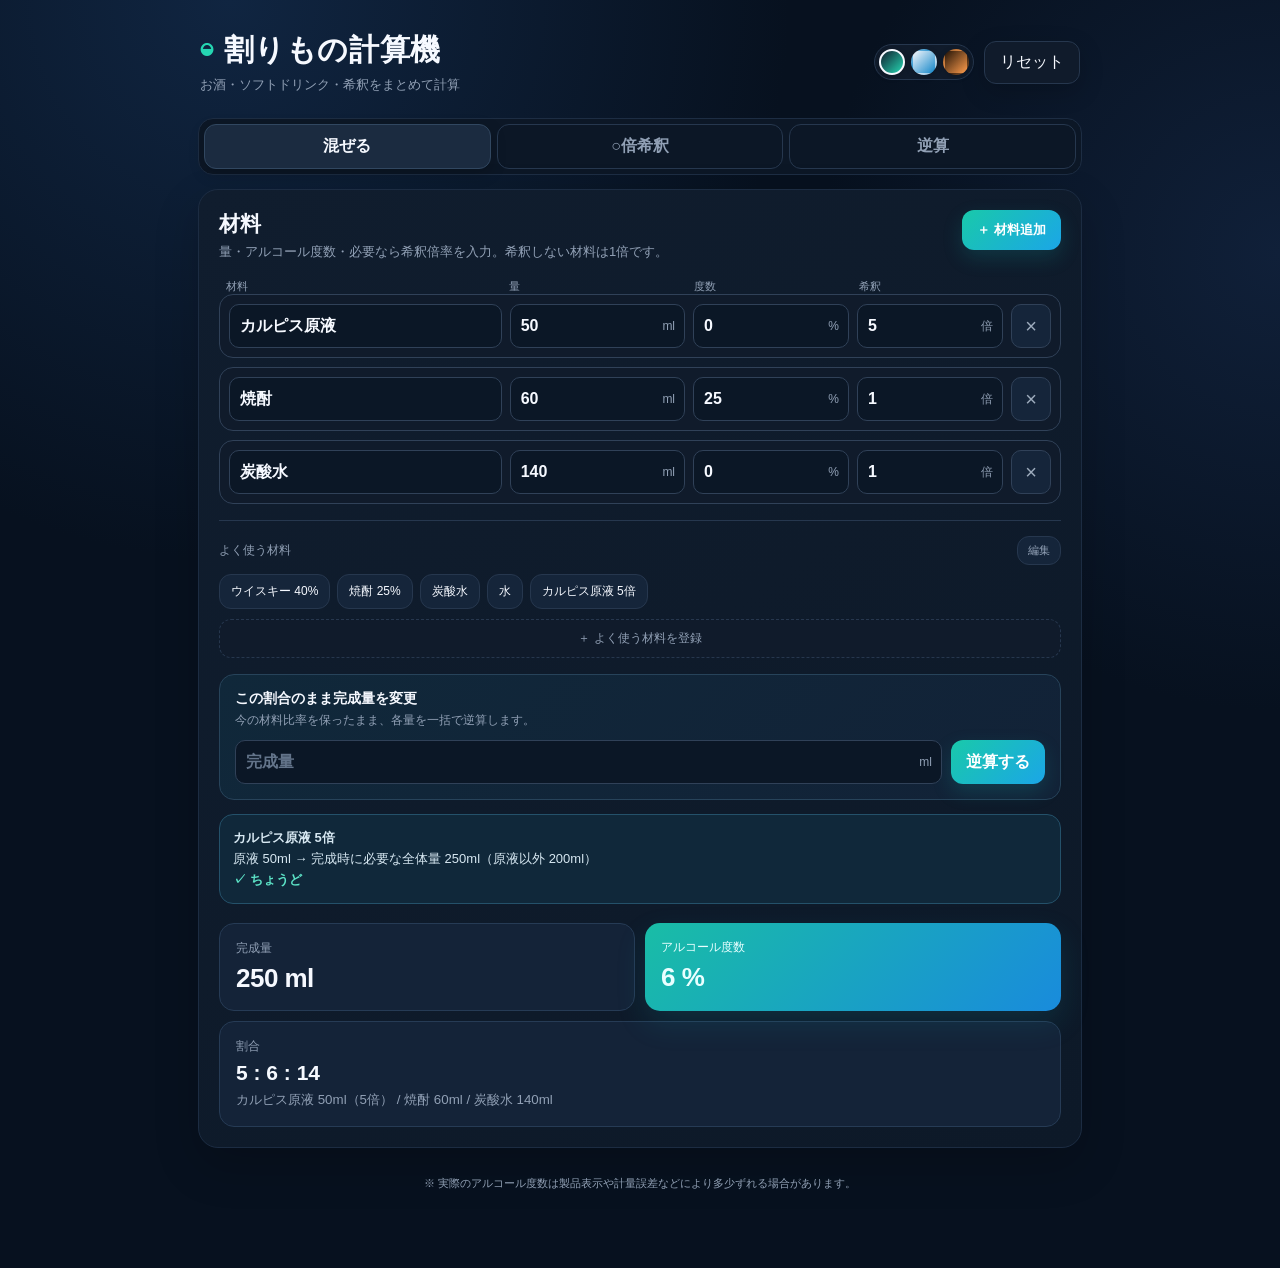
<file: index.html>
<!doctype html>
<html lang="ja">
<head>
  <meta charset="utf-8" />
  <meta name="viewport" content="width=device-width, initial-scale=1, viewport-fit=cover" />
  <meta name="theme-color" content="#07111f" id="themeColorMeta" />
  <title>割りもの計算機</title>
  <link rel="manifest" href="manifest.webmanifest">
  <link rel="stylesheet" href="style.css" />
  <script>try{document.documentElement.setAttribute('data-theme',localStorage.getItem('warimono-theme-v1')||'dark')}catch(e){}</script>
</head>
<body>
  <main class="app">
    <header class="hero">
      <div><h1>割りもの計算機</h1><p>お酒・ソフトドリンク・希釈をまとめて計算</p></div>
      <div class="hero-actions">
        <div id="themeSwitch" class="theme-switch" role="group" aria-label="デザイン切り替え">
          <button type="button" class="theme-dot" data-theme-btn="dark" title="ダーク" aria-label="ダークテーマ"></button>
          <button type="button" class="theme-dot" data-theme-btn="light" title="ライト" aria-label="ライトテーマ"></button>
          <button type="button" class="theme-dot" data-theme-btn="amber" title="アンバー" aria-label="アンバーテーマ"></button>
        </div>
        <button id="resetBtn" class="ghost">リセット</button>
      </div>
    </header>

    <section class="tabs" role="tablist">
      <button class="tab active" data-tab="mix">混ぜる</button>
      <button class="tab" data-tab="dilute">○倍希釈</button>
      <button class="tab" data-tab="reverse">逆算</button>
    </section>

    <section id="mix" class="panel active">
      <div class="section-head"><div><h2>材料</h2><p>量・アルコール度数・必要なら希釈倍率を入力。希釈しない材料は1倍です。</p></div><button id="addRowBtn" class="primary small">＋ 材料追加</button></div>
      <div class="mix-head"><span>材料</span><span>量</span><span>度数</span><span>希釈</span><span></span></div>
      <div id="mixRows" class="rows"></div>

      <div class="quick-add">
        <div class="quick-title"><span>よく使う材料</span><button id="manageFavoritesBtn" class="mini-btn">編集</button></div>
        <div id="favoriteChips" class="chips"></div>
        <button id="addFavoriteBtn" class="favorite-add">＋ よく使う材料を登録</button>
      </div>

      <div class="scale-box"><div><strong>この割合のまま完成量を変更</strong><small>今の材料比率を保ったまま、各量を一括で逆算します。</small></div><div class="scale-controls"><div class="input-unit"><input id="mixTargetTotal" type="number" inputmode="decimal" min="0" step="1" placeholder="完成量"><span>ml</span></div><button id="scaleMixBtn" class="primary">逆算する</button></div><div id="scaleWarning" class="warning hidden"></div></div>
      <div id="dilutionGuide" class="guide hidden"></div>
      <div class="result-grid"><div class="result-card"><span>完成量</span><strong id="mixTotal">0 ml</strong></div><div class="result-card accent"><span>アルコール度数</span><strong id="mixAbv">0 %</strong></div></div>
      <div class="ratio-card"><span>割合</span><strong id="mixRatio">—</strong><small id="mixBreakdown">材料を入力すると表示されます</small></div>
    </section>

    <section id="dilute" class="panel">
      <h2>○倍希釈</h2><p class="muted">例：カルピス5倍なら、原液1に対して水・炭酸水など4です。</p>
      <div class="form-grid"><label>完成量<div class="input-unit"><input id="diluteTotal" type="number" inputmode="decimal" min="0" step="1" value="500"><span>ml</span></div></label><label>希釈倍率<div class="input-unit"><input id="diluteFactor" type="number" inputmode="decimal" min="1" step="0.1" value="5"><span>倍</span></div></label></div>
      <div id="diluteWarning" class="warning hidden"></div>
      <div class="result-grid"><div class="result-card"><span>原液</span><strong id="diluteBase">100 ml</strong></div><div class="result-card"><span>水・炭酸水など</span><strong id="diluteMixer">400 ml</strong></div></div>
      <div class="ratio-card"><span>割合</span><strong id="diluteRatio">1 : 4</strong></div>
    </section>

    <section id="reverse" class="panel">
      <h2>完成後の濃度から逆算</h2><p class="muted">例：40%のウイスキーで500ml・5%のハイボールを作る。</p>
      <div class="form-grid"><label>お酒の度数<div class="input-unit"><input id="reverseSourceAbv" type="number" inputmode="decimal" min="0" max="100" step="0.1" value="40"><span>%</span></div></label><label>目標の度数<div class="input-unit"><input id="reverseTargetAbv" type="number" inputmode="decimal" min="0" max="100" step="0.1" value="5"><span>%</span></div></label><label class="wide">完成量<div class="input-unit"><input id="reverseTotal" type="number" inputmode="decimal" min="0" step="1" value="500"><span>ml</span></div></label></div>
      <div id="reverseWarning" class="warning hidden"></div>
      <div class="result-grid"><div class="result-card accent"><span>お酒</span><strong id="reverseSpirit">62.5 ml</strong></div><div class="result-card"><span>割り材</span><strong id="reverseMixer">437.5 ml</strong></div></div>
      <div class="ratio-card"><span>割合</span><strong id="reverseRatio">1 : 7</strong><small>割り材はアルコール0%として計算</small></div>
    </section>

    <footer><p>※ 実際のアルコール度数は製品表示や計量誤差などにより多少ずれる場合があります。</p></footer>
  </main>

  <div id="favoriteModal" class="modal hidden" aria-hidden="true">
    <div class="modal-card">
      <div class="modal-head"><div><h3 id="favoriteModalTitle">よく使う材料を登録</h3><p>この端末に保存されます。</p></div><button id="closeFavoriteModal" class="icon-btn">×</button></div>
      <div class="favorite-form">
        <label>材料名<input id="favoriteName" type="text" placeholder="例：いいちこ"></label>
        <label>アルコール度数<div class="input-unit"><input id="favoriteAbv" type="number" inputmode="decimal" min="0" max="100" step="0.1" value="0"><span>%</span></div></label>
        <label>希釈倍率<div class="input-unit"><input id="favoriteDilution" type="number" inputmode="decimal" min="1" step="0.1" value="1"><span>倍</span></div></label>
      </div>
      <input id="favoriteEditIndex" type="hidden" value="">
      <div id="favoriteFormWarning" class="warning hidden"></div>
      <button id="saveFavoriteBtn" class="primary full">保存</button>
    </div>
  </div>

  <div id="favoriteManager" class="modal hidden" aria-hidden="true">
    <div class="modal-card manager-card">
      <div class="modal-head"><div><h3>よく使う材料を編集</h3><p>登録内容はこの端末だけに保存されます。</p></div><button id="closeFavoriteManager" class="icon-btn">×</button></div>
      <div id="favoriteManagerList" class="favorite-manager-list"></div>
      <button id="managerAddBtn" class="favorite-add">＋ 新しく登録</button>
    </div>
  </div>

  <template id="rowTemplate"><div class="mix-row"><input class="name" type="text" placeholder="材料名"><div class="input-unit"><input class="amount" type="number" inputmode="decimal" min="0" step="1" placeholder="量"><span>ml</span></div><div class="input-unit"><input class="abv" type="number" inputmode="decimal" min="0" max="100" step="0.1" placeholder="度数"><span>%</span></div><div class="input-unit dilution-unit"><input class="dilution" type="number" inputmode="decimal" min="1" step="0.1" value="1" placeholder="1"><span>倍</span></div><button class="delete" title="削除">×</button></div></template>
  <script src="app.js"></script>
</body>
</html>
</file>
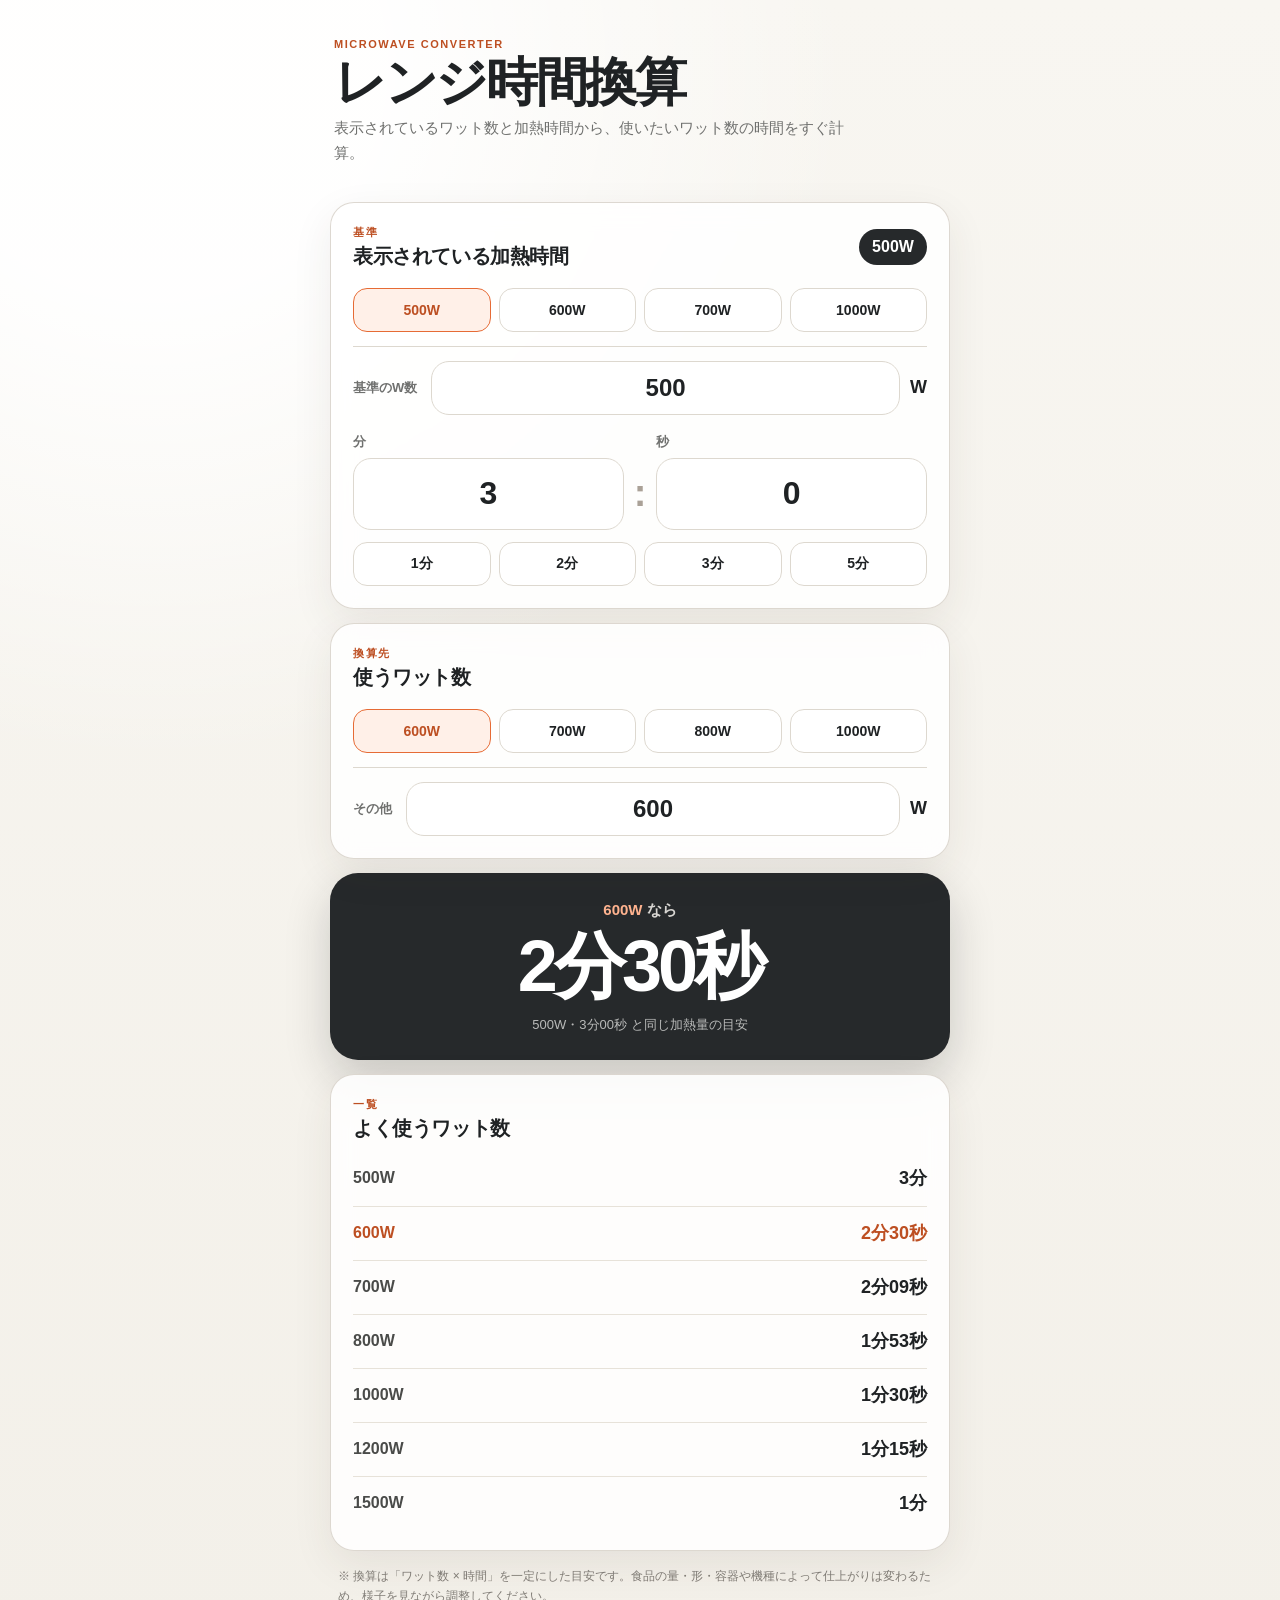
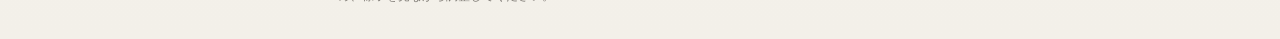
<file: microwave/index.html>
<!doctype html>
<html lang="ja">
<head>
  <meta charset="utf-8" />
  <meta name="viewport" content="width=device-width,initial-scale=1,viewport-fit=cover" />
  <meta name="theme-color" content="#f7f5f0" />
  <meta name="description" content="500Wを初期値に、電子レンジの基準ワット数と使用するワット数を選んで加熱時間を簡単換算するWebアプリ" />
  <title>レンジ時間換算</title>
  <link rel="stylesheet" href="style.css" />
</head>
<body>
  <main class="app-shell">
    <header class="hero">
      <div class="eyebrow">MICROWAVE CONVERTER</div>
      <h1>レンジ時間換算</h1>
      <p>表示されているワット数と加熱時間から、使いたいワット数の時間をすぐ計算。</p>
    </header>

    <section class="card source-card" aria-labelledby="source-heading">
      <div class="section-head">
        <div>
          <p class="kicker">基準</p>
          <h2 id="source-heading">表示されている加熱時間</h2>
        </div>
        <span class="watt-badge" id="sourceWattBadge">500W</span>
      </div>

      <div class="watt-buttons" id="sourceWattButtons" aria-label="基準ワット数のクイック選択">
        <button type="button" data-source-watt="500" class="active" aria-pressed="true">500W</button>
        <button type="button" data-source-watt="600" aria-pressed="false">600W</button>
        <button type="button" data-source-watt="700" aria-pressed="false">700W</button>
        <button type="button" data-source-watt="1000" aria-pressed="false">1000W</button>
      </div>

      <label class="custom-watt source-watt">
        <span>基準のW数</span>
        <div class="custom-watt-input">
          <input id="sourceWatt" type="text" inputmode="numeric" pattern="[0-9]*" maxlength="4" value="500" aria-label="基準ワット数" />
          <strong>W</strong>
        </div>
      </label>

      <div class="time-inputs">
        <label class="number-field">
          <span>分</span>
          <input id="minutes" type="text" inputmode="numeric" pattern="[0-9]*" maxlength="3" value="3" aria-label="基準の分" />
        </label>
        <div class="time-separator">:</div>
        <label class="number-field">
          <span>秒</span>
          <input id="seconds" type="text" inputmode="numeric" pattern="[0-9]*" maxlength="2" value="0" aria-label="基準の秒" />
        </label>
      </div>

      <div class="quick-times" aria-label="時間のクイック入力">
        <button type="button" data-time="60">1分</button>
        <button type="button" data-time="120">2分</button>
        <button type="button" data-time="180">3分</button>
        <button type="button" data-time="300">5分</button>
      </div>
    </section>

    <section class="card target-card" aria-labelledby="target-heading">
      <div class="section-head">
        <div>
          <p class="kicker">換算先</p>
          <h2 id="target-heading">使うワット数</h2>
        </div>
      </div>

      <div class="watt-buttons" id="wattButtons" aria-label="ワット数のクイック選択">
        <button type="button" data-watt="600" class="active">600W</button>
        <button type="button" data-watt="700">700W</button>
        <button type="button" data-watt="800">800W</button>
        <button type="button" data-watt="1000">1000W</button>
      </div>

      <label class="custom-watt">
        <span>その他</span>
        <div class="custom-watt-input">
          <input id="targetWatt" type="text" inputmode="numeric" pattern="[0-9]*" maxlength="4" value="600" aria-label="換算先ワット数" />
          <strong>W</strong>
        </div>
      </label>
    </section>

    <section class="result-card" aria-live="polite" aria-atomic="true">
      <p class="result-label"><span id="resultWatt">600W</span> なら</p>
      <div class="result-time" id="resultTime">2分30秒</div>
      <p class="result-sub" id="resultSub">500W・3分00秒 と同じ加熱量の目安</p>
    </section>

    <section class="card compare-card" aria-labelledby="compare-heading">
      <div class="section-head compact">
        <div>
          <p class="kicker">一覧</p>
          <h2 id="compare-heading">よく使うワット数</h2>
        </div>
      </div>
      <div class="comparison-list" id="comparisonList"></div>
    </section>

    <p class="notice">※ 換算は「ワット数 × 時間」を一定にした目安です。食品の量・形・容器や機種によって仕上がりは変わるため、様子を見ながら調整してください。</p>
  </main>

  <script src="app.js"></script>
</body>
</html>
</file>
<file: style.css>
*{box-sizing:border-box}
:root{
  font-family:-apple-system,BlinkMacSystemFont,"Segoe UI","Hiragino Sans","Yu Gothic UI",Meiryo,sans-serif;
  --bg:#07111f;--glow1:#102541;--glow2:#102039;
  --text:#f6f9ff;--muted:#91a0b5;
  --line:#26374e;
  --panel1:#101d2e;--panel2:#0d1928;--panel-border:#1c2c42;
  --surface:#101b2b;--surface-strong:#15253a;--surface-border:#304158;
  --tabs-bg:#0c1726;--tabs-border:#1d2d43;--tab-active-bg:#1b2b40;--tab-active-border:#314760;
  --input-bg:#0b1726;--input-border:#304158;--placeholder:#63748a;
  --focus-border:#25c7b1;--focus-bg:#0d1b2c;--focus-ring:#25d6b217;
  --row-focus-border:#3c7894;--row-focus-ring:#22c8b511;
  --accent1:#25d6b2;--accent2:#29a9f3;--accent1-strong:#19c9aa;--accent2-strong:#1ba6e7;
  --on-accent:#ffffff;--btn-shadow:#10bdb52b;
  --card-bg:#142338;--card-border:#263b55;
  --accent-card-1:#19bda6;--accent-card-2:#198bdc;--accent-card-shadow:#159fb126;--accent-card-text:#e9ffff;
  --warning-bg:#3c3218;--warning-border:#7b6422;--warning-text:#ffe49a;
  --overlay:#020712cc;
  --modal1:#122136;--modal2:#0c1726;--modal-border:#2b405b;
  --danger-text:#ffb6b6;--danger-border:#5e3744;
  --shadow:#00000030;
  --guide-bg:#10283a;--guide-border:#24516a;--guide-text:#d7e8f2;--guide-accent:#5ce2c6;--guide-divider:#244057;
  --scale1:#10283a;--scale2:#122237;--scale-border:#27435a;
  --delete-color:#9eacbd;--delete-hover:#65778c;--icon-color:#a9b7c8;
}
:root[data-theme="light"]{
  --bg:#f4f6fb;--glow1:#e3edfb;--glow2:#eaf7f3;
  --text:#182430;--muted:#5b6b80;
  --line:#dbe3ee;
  --panel1:#ffffff;--panel2:#f4f8fc;--panel-border:#e1e8f1;
  --surface:#eef2f8;--surface-strong:#e5ebf4;--surface-border:#cdd8e6;
  --tabs-bg:#e9eef6;--tabs-border:#dbe3ee;--tab-active-bg:#ffffff;--tab-active-border:#c7d4e6;
  --input-bg:#ffffff;--input-border:#cad5e3;--placeholder:#93a1b3;
  --focus-border:#1ba6e7;--focus-bg:#ffffff;--focus-ring:#1ba6e733;
  --row-focus-border:#4fb8d6;--row-focus-ring:#1ba6e722;
  --accent1:#0fae8f;--accent2:#1487c9;--accent1-strong:#12b79a;--accent2-strong:#1594d6;
  --on-accent:#ffffff;--btn-shadow:#0fae8f33;
  --card-bg:#ffffff;--card-border:#e1e8f1;
  --accent-card-1:#12b79a;--accent-card-2:#1594d6;--accent-card-shadow:#1594d626;--accent-card-text:#ffffff;
  --warning-bg:#fff3d6;--warning-border:#f0cf7c;--warning-text:#8a6a13;
  --overlay:#1b2635cc;
  --modal1:#ffffff;--modal2:#f5f8fc;--modal-border:#dfe7f1;
  --danger-text:#c0405a;--danger-border:#f0c3ce;
  --shadow:#1b263517;
  --guide-bg:#eaf6f8;--guide-border:#bfe3ea;--guide-text:#0f3a45;--guide-accent:#0f9a82;--guide-divider:#cfe9ec;
  --scale1:#eaf6f8;--scale2:#e7f0fb;--scale-border:#bcdcea;
  --delete-color:#7c8ba0;--delete-hover:#43536a;--icon-color:#5b6b80;
}
:root[data-theme="amber"]{
  --bg:#160d07;--glow1:#3a1f10;--glow2:#2c150a;
  --text:#fbeee0;--muted:#c9a488;
  --line:#4a2c1a;
  --panel1:#241407;--panel2:#1c0f06;--panel-border:#3a2210;
  --surface:#241507;--surface-strong:#331c0c;--surface-border:#5a3417;
  --tabs-bg:#1d1006;--tabs-border:#3a2210;--tab-active-bg:#3a2110;--tab-active-border:#6b3f1c;
  --input-bg:#1a0f06;--input-border:#5a3417;--placeholder:#9c7a5c;
  --focus-border:#ff9d4d;--focus-bg:#20120a;--focus-ring:#ff9d4d22;
  --row-focus-border:#ff8a4d;--row-focus-ring:#ff9d4d1f;
  --accent1:#ffb35c;--accent2:#ff6f4d;--accent1-strong:#ffab3d;--accent2-strong:#ff5f3d;
  --on-accent:#2a1204;--btn-shadow:#ff6f4d33;
  --card-bg:#2a1608;--card-border:#4a2c14;
  --accent-card-1:#ffab3d;--accent-card-2:#ff5f3d;--accent-card-shadow:#ff6f4d33;--accent-card-text:#2a1204;
  --warning-bg:#3a2a10;--warning-border:#7a5a1f;--warning-text:#ffdf9e;
  --overlay:#0d0603cc;
  --modal1:#2a1608;--modal2:#1c0f06;--modal-border:#4a2c14;
  --danger-text:#ff9d9d;--danger-border:#6a2f2f;
  --shadow:#00000040;
  --guide-bg:#2a1a0a;--guide-border:#6b3f1c;--guide-text:#f4dcc3;--guide-accent:#ffb35c;--guide-divider:#4a2c14;
  --scale1:#2a1a0a;--scale2:#26150a;--scale-border:#5a3417;
  --delete-color:#c9a488;--delete-hover:#fbeee0;--icon-color:#c9a488;
}
html{color:var(--text);background:var(--bg)}
body{margin:0;min-height:100vh;background:radial-gradient(circle at 18% 0%,var(--glow1) 0,transparent 34%),radial-gradient(circle at 100% 20%,var(--glow2) 0,transparent 28%),var(--bg);color:var(--text);transition:background-color .25s,color .25s}
button,input{font:inherit}button{cursor:pointer}
.app{max-width:920px;margin:0 auto;padding:26px 18px 48px}
.hero{display:flex;align-items:center;justify-content:space-between;gap:14px;margin-bottom:20px;padding:4px 2px;flex-wrap:wrap}
.hero h1{font-size:30px;letter-spacing:.02em;margin:0 0 5px}
.hero h1:before{content:"◒";display:inline-grid;place-items:center;margin-right:10px;color:var(--accent1);font-size:26px}
.hero p{margin:0;color:var(--muted);font-size:13px}
.hero-actions{display:flex;align-items:center;gap:10px}
.theme-switch{display:flex;gap:6px;padding:4px;background:var(--surface);border:1px solid var(--line);border-radius:999px}
.theme-dot{width:26px;height:26px;padding:0;border-radius:50%;border:2px solid transparent;box-shadow:0 2px 6px var(--shadow)}
.theme-dot[data-theme-btn="dark"]{background:linear-gradient(135deg,#101d2e,#25d6b2)}
.theme-dot[data-theme-btn="light"]{background:linear-gradient(135deg,#f4f6fb,#1487c9)}
.theme-dot[data-theme-btn="amber"]{background:linear-gradient(135deg,#241407,#ff9d4d)}
.theme-dot.active{border-color:var(--text)}
.ghost,.primary,.chips button,.tab,.mini-btn,.favorite-add,.icon-btn,.manager-actions button{border:1px solid var(--line);border-radius:12px;color:var(--text)}
.ghost{background:var(--surface);padding:10px 15px;box-shadow:0 8px 24px var(--shadow)}
.ghost:hover{border-color:var(--delete-hover)}
.tabs{display:grid;grid-template-columns:repeat(3,1fr);gap:6px;background:var(--tabs-bg);padding:5px;border:1px solid var(--tabs-border);border-radius:15px;margin-bottom:14px}
.tab{padding:11px 8px;background:transparent;font-weight:700;color:var(--muted)}
.tab.active{background:var(--tab-active-bg);color:var(--text);border-color:var(--tab-active-border);box-shadow:0 5px 16px var(--shadow)}
.panel{display:none;background:linear-gradient(145deg,var(--panel1),var(--panel2));border:1px solid var(--panel-border);border-radius:20px;padding:20px;box-shadow:0 18px 45px var(--shadow)}
.panel.active{display:block}
.panel h2{font-size:21px;margin:0 0 5px}
.muted,.section-head p{color:var(--muted);font-size:13px;margin:0}
.section-head{display:flex;justify-content:space-between;gap:12px;align-items:flex-start;margin-bottom:18px}
.primary{background:linear-gradient(135deg,var(--accent1-strong),var(--accent2-strong));border:0;color:var(--on-accent);padding:11px 15px;font-weight:800;box-shadow:0 8px 20px var(--btn-shadow)}
.primary.small{font-size:13px;white-space:nowrap}
.primary.full{width:100%;margin-top:14px}
.rows{display:grid;gap:9px}
.mix-head,.mix-row{display:grid;grid-template-columns:minmax(120px,1.4fr) minmax(80px,.9fr) minmax(75px,.8fr) minmax(72px,.75fr) 40px;gap:8px;align-items:center}
.mix-head{font-size:11px;color:var(--muted);padding:0 7px}
.mix-row{padding:9px;background:var(--surface);border:1px solid var(--surface-border);border-radius:14px;transition:.15s}
.mix-row:focus-within{border-color:var(--row-focus-border);box-shadow:0 0 0 3px var(--row-focus-ring)}
input{width:100%;border:1px solid var(--input-border);background:var(--input-bg);color:var(--text);border-radius:10px;padding:12px 10px;outline:none;font-size:16px;font-weight:650}
input::placeholder{color:var(--placeholder)}
input:focus{border-color:var(--focus-border);background:var(--focus-bg);box-shadow:0 0 0 3px var(--focus-ring)}
.input-unit{position:relative}
.input-unit input{padding-right:38px}
.input-unit span{position:absolute;right:10px;top:50%;transform:translateY(-50%);color:var(--muted);font-size:12px;pointer-events:none}
.dilution-unit input{padding-right:30px}
.delete{border:1px solid var(--surface-border);background:var(--surface-strong);color:var(--delete-color);border-radius:10px;height:44px;font-size:20px}
.delete:hover{color:var(--text);border-color:var(--delete-hover)}
.quick-add{margin-top:16px;padding-top:15px;border-top:1px solid var(--line)}
.quick-title{display:flex;align-items:center;justify-content:space-between;gap:10px;margin-bottom:9px}
.quick-title>span{font-size:12px;color:var(--muted)}
.mini-btn{background:var(--surface-strong);padding:6px 10px;font-size:11px;color:var(--muted)}
.chips{display:flex;gap:7px;flex-wrap:wrap}
.chips button{background:var(--surface-strong);padding:8px 11px;font-size:12px;color:var(--text)}
.chips button:hover{border-color:var(--focus-border);color:var(--text)}
.favorite-add{width:100%;margin-top:10px;background:var(--surface);border-style:dashed;padding:10px;color:var(--muted);font-size:12px}
.favorite-add:hover{border-color:var(--focus-border);color:var(--text)}
.scale-box{margin-top:16px;padding:15px;background:linear-gradient(135deg,var(--scale1),var(--scale2));border:1px solid var(--scale-border);border-radius:15px}
.scale-box>div:first-child strong{display:block;font-size:14px}
.scale-box small{display:block;color:var(--muted);font-size:12px;margin-top:4px}
.scale-controls{display:grid;grid-template-columns:1fr auto;gap:9px;margin-top:11px}
.scale-controls .primary{white-space:nowrap}
.guide{margin-top:14px;background:var(--guide-bg);border:1px solid var(--guide-border);border-radius:14px;padding:13px;font-size:13px;line-height:1.6;color:var(--guide-text)}
.guide b{color:var(--guide-accent)}
.guide div+div{border-top:1px solid var(--guide-divider);margin-top:9px;padding-top:9px}
.result-grid{display:grid;grid-template-columns:1fr 1fr;gap:10px;margin-top:19px}
.result-card,.ratio-card{background:var(--card-bg);border:1px solid var(--card-border);border-radius:15px;padding:16px}
.result-card span,.ratio-card span{display:block;color:var(--muted);font-size:12px;margin-bottom:6px}
.result-card strong{font-size:26px;letter-spacing:-.02em}
.result-card.accent{background:linear-gradient(135deg,var(--accent-card-1),var(--accent-card-2));border:0;box-shadow:0 12px 30px var(--accent-card-shadow)}
.result-card.accent span{color:var(--accent-card-text)}
.result-card.accent strong{color:var(--accent-card-text)}
.ratio-card{margin-top:10px}
.ratio-card strong{display:block;font-size:21px}
.ratio-card small{display:block;color:var(--muted);margin-top:5px;line-height:1.5}
.form-grid{display:grid;grid-template-columns:1fr 1fr;gap:12px;margin-top:17px}
.form-grid label,.favorite-form label{font-size:13px;font-weight:700;color:var(--text)}
.form-grid .input-unit,.favorite-form .input-unit{margin-top:6px}
.form-grid .wide{grid-column:1/-1}
.warning{background:var(--warning-bg);border:1px solid var(--warning-border);color:var(--warning-text);padding:11px;border-radius:10px;margin-top:12px;font-size:13px}
.hidden{display:none!important}
footer{font-size:11px;color:var(--muted);line-height:1.6;padding:16px 5px;text-align:center}
.modal{position:fixed;inset:0;z-index:50;background:var(--overlay);backdrop-filter:blur(8px);display:grid;place-items:center;padding:18px}
.modal-card{width:min(460px,100%);max-height:86vh;overflow:auto;background:linear-gradient(145deg,var(--modal1),var(--modal2));border:1px solid var(--modal-border);border-radius:20px;padding:18px;box-shadow:0 30px 80px var(--shadow)}
.modal-head{display:flex;align-items:flex-start;justify-content:space-between;gap:12px;margin-bottom:16px}
.modal-head h3{margin:0 0 4px;font-size:18px}
.modal-head p{margin:0;color:var(--muted);font-size:12px}
.icon-btn{width:38px;height:38px;background:var(--surface-strong);color:var(--icon-color);font-size:20px}
.favorite-form{display:grid;gap:12px}
.favorite-form label>input{margin-top:6px}
.favorite-manager-list{display:grid;gap:8px}
.favorite-manager-row{display:flex;align-items:center;justify-content:space-between;gap:10px;padding:12px;background:var(--surface);border:1px solid var(--surface-border);border-radius:13px}
.favorite-manager-row strong{display:block;font-size:14px}
.favorite-manager-row small{display:block;color:var(--muted);margin-top:3px}
.manager-actions{display:flex;gap:6px}
.manager-actions button{background:var(--surface-strong);padding:7px 9px;font-size:11px}
.manager-actions .delete-fav{color:var(--danger-text);border-color:var(--danger-border)}
@media(max-width:520px){
  .app{padding:14px 10px 30px}
  .hero{align-items:flex-start}
  .hero h1{font-size:23px}
  .hero h1:before{font-size:21px;margin-right:7px}
  .hero p{font-size:11px}
  .hero-actions{width:100%;justify-content:space-between}
  .ghost{padding:9px 11px;font-size:12px}
  .panel{padding:14px;border-radius:17px}
  .section-head{display:block}
  .section-head .primary{margin-top:11px;width:100%}
  .mix-head{display:none}
  .mix-row{grid-template-columns:minmax(0,1fr) minmax(0,1fr) 38px;padding:8px}
  .mix-row .name{grid-column:1/-1}
  .mix-row .amount{grid-column:auto}
  .mix-row .dilution-unit{grid-column:1/2}
  .mix-row .delete{grid-column:3;grid-row:2/4;height:100%;min-height:44px}
  .scale-controls{grid-template-columns:1fr}
  .scale-controls .primary{width:100%}
  .result-card strong{font-size:22px}
  .tabs{position:sticky;top:6px;z-index:5;box-shadow:0 8px 20px var(--shadow)}
  .modal{padding:10px}
  .modal-card{border-radius:16px;padding:15px}
  .favorite-manager-row{align-items:flex-start;flex-direction:column}
  .manager-actions{width:100%}
  .manager-actions button{flex:1}
}
</file>
<file: microwave/style.css>
:root {
  color-scheme: light;
  --bg: #f3f0e9;
  --card: rgba(255, 255, 255, 0.86);
  --text: #1f2224;
  --muted: #70716f;
  --line: #ddd8cf;
  --accent: #e66b35;
  --accent-dark: #bd4f22;
  --accent-soft: #fff0e8;
  --shadow: 0 14px 40px rgba(58, 45, 33, 0.08);
  --radius: 24px;
}
* { box-sizing: border-box; }
html { -webkit-text-size-adjust: 100%; }
body {
  margin: 0;
  min-height: 100vh;
  font-family: -apple-system, BlinkMacSystemFont, "Segoe UI", "Hiragino Sans", "Yu Gothic UI", "Yu Gothic", Meiryo, sans-serif;
  color: var(--text);
  background: radial-gradient(circle at 12% 4%, rgba(255,255,255,.95) 0 12%, transparent 36%), linear-gradient(180deg, #f8f6f1 0%, var(--bg) 100%);
}
button, input { font: inherit; }
button { -webkit-tap-highlight-color: transparent; }
.app-shell { width: min(100% - 28px, 620px); margin: 0 auto; padding: max(28px, env(safe-area-inset-top)) 0 calc(32px + env(safe-area-inset-bottom)); }
.hero { padding: 10px 4px 22px; }
.eyebrow, .kicker { margin: 0; font-size: 11px; font-weight: 800; letter-spacing: .14em; color: var(--accent-dark); }
.hero h1 { margin: 6px 0 8px; font-size: clamp(34px, 9vw, 52px); line-height: 1; letter-spacing: -.045em; }
.hero p { margin: 0; max-width: 34em; color: var(--muted); font-size: 15px; line-height: 1.65; }
.card { margin-top: 14px; padding: 22px; border: 1px solid rgba(197, 188, 176, .58); border-radius: var(--radius); background: var(--card); box-shadow: var(--shadow); backdrop-filter: blur(12px); }
.section-head { display: flex; align-items: center; justify-content: space-between; gap: 16px; margin-bottom: 18px; }
.section-head.compact { margin-bottom: 10px; }
.section-head h2 { margin: 3px 0 0; font-size: 20px; letter-spacing: -.02em; }
.watt-badge { display: inline-flex; align-items: center; justify-content: center; min-width: 68px; padding: 9px 12px; border-radius: 999px; background: #26292b; color: #fff; font-weight: 800; }
.time-inputs { display: grid; grid-template-columns: 1fr auto 1fr; align-items: end; gap: 10px; }
.number-field { display: grid; gap: 7px; }
.number-field span, .custom-watt > span { font-size: 13px; font-weight: 700; color: var(--muted); }
.number-field input, .custom-watt-input input { width: 100%; min-height: 72px; border: 1px solid var(--line); border-radius: 18px; outline: none; background: #fff; color: var(--text); font-size: 32px; font-weight: 800; text-align: center; transition: border-color .15s ease, box-shadow .15s ease; }
.number-field input:focus, .custom-watt-input input:focus { border-color: rgba(230, 107, 53, .8); box-shadow: 0 0 0 4px rgba(230, 107, 53, .12); }
.time-separator { padding-bottom: 15px; font-size: 38px; font-weight: 800; color: #aaa197; }
.quick-times, .watt-buttons { display: grid; grid-template-columns: repeat(4, 1fr); gap: 8px; margin-top: 12px; }
.quick-times button, .watt-buttons button { min-height: 44px; padding: 8px 6px; border: 1px solid var(--line); border-radius: 14px; background: #fff; color: var(--text); font-size: 14px; font-weight: 750; cursor: pointer; }
.quick-times button:active, .watt-buttons button:active { transform: scale(.98); }
.watt-buttons button.active { border-color: var(--accent); background: var(--accent-soft); color: var(--accent-dark); }
.custom-watt { display: grid; grid-template-columns: auto 1fr; align-items: center; gap: 14px; margin-top: 14px; padding-top: 14px; border-top: 1px solid var(--line); }
.custom-watt-input { display: grid; grid-template-columns: 1fr auto; align-items: center; gap: 10px; }
.custom-watt-input input { min-height: 54px; font-size: 24px; }
.custom-watt-input strong { font-size: 18px; }
.result-card { margin-top: 14px; padding: 28px 22px 26px; border-radius: 28px; background: #26292b; color: #fff; box-shadow: 0 18px 46px rgba(32, 31, 28, .2); text-align: center; }
.result-label { margin: 0; color: #d8d6d2; font-size: 15px; font-weight: 700; }
.result-label span { color: #ffb38f; }
.result-time { margin-top: 6px; font-size: clamp(45px, 14vw, 72px); line-height: 1.12; font-weight: 900; letter-spacing: -.055em; }
.result-sub { margin: 10px 0 0; color: #b9bab9; font-size: 13px; }
.comparison-list { display: grid; gap: 2px; }
.comparison-row { display: grid; grid-template-columns: 86px 1fr; align-items: center; min-height: 52px; border-top: 1px solid #e7e2d9; }
.comparison-row:first-child { border-top: 0; }
.comparison-watt { font-weight: 850; color: #4a4b49; }
.comparison-time { text-align: right; font-size: 18px; font-weight: 850; }
.comparison-row.current .comparison-watt, .comparison-row.current .comparison-time { color: var(--accent-dark); }
.notice { margin: 16px 8px 0; color: #817d77; font-size: 12px; line-height: 1.65; }
@media (max-width: 430px) {
  .app-shell { width: min(100% - 20px, 620px); }
  .card { padding: 18px; border-radius: 21px; }
  .quick-times, .watt-buttons { gap: 6px; }
  .quick-times button, .watt-buttons button { font-size: 13px; }
  .number-field input { min-height: 66px; font-size: 29px; }
}
@media (prefers-reduced-motion: no-preference) {
  .result-time { transition: opacity .12s ease, transform .12s ease; }
  .result-time.flash { opacity: .6; transform: scale(.985); }
}

.source-watt { margin-bottom: 18px; }
</file>
